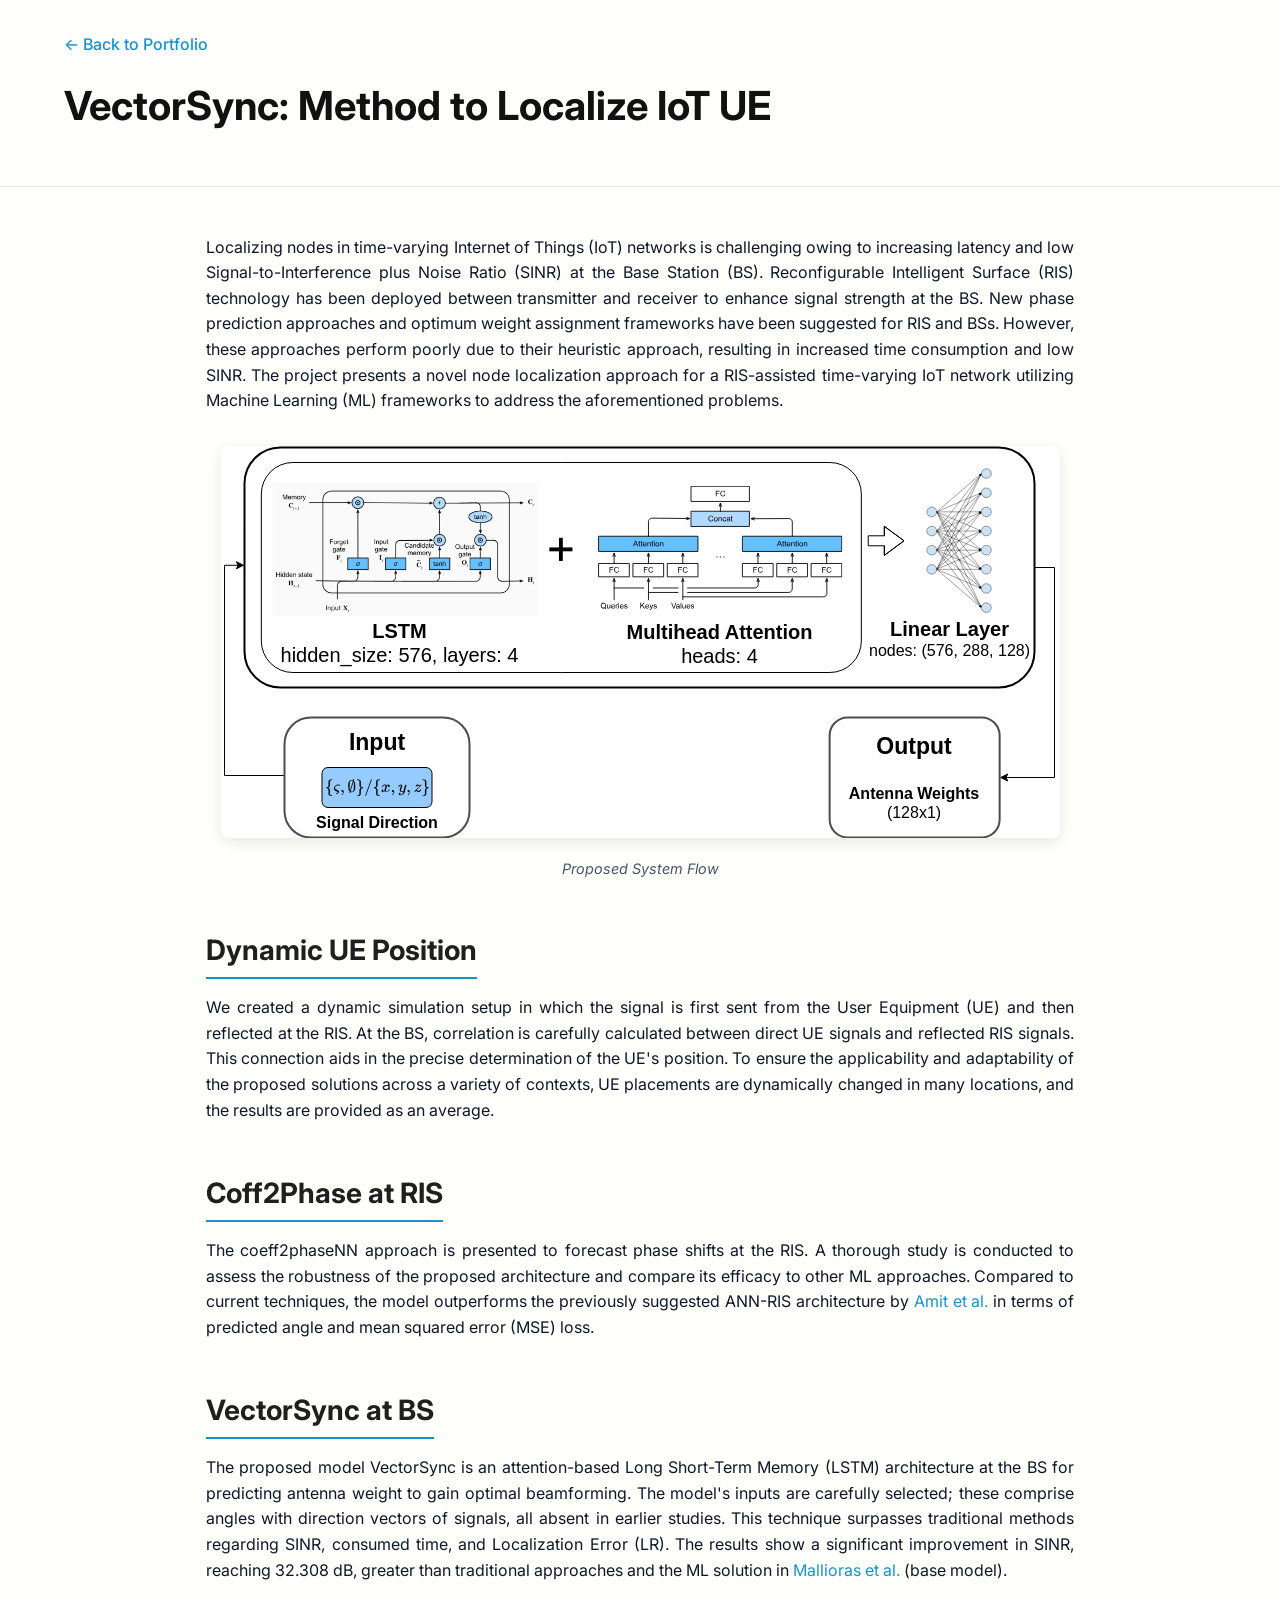
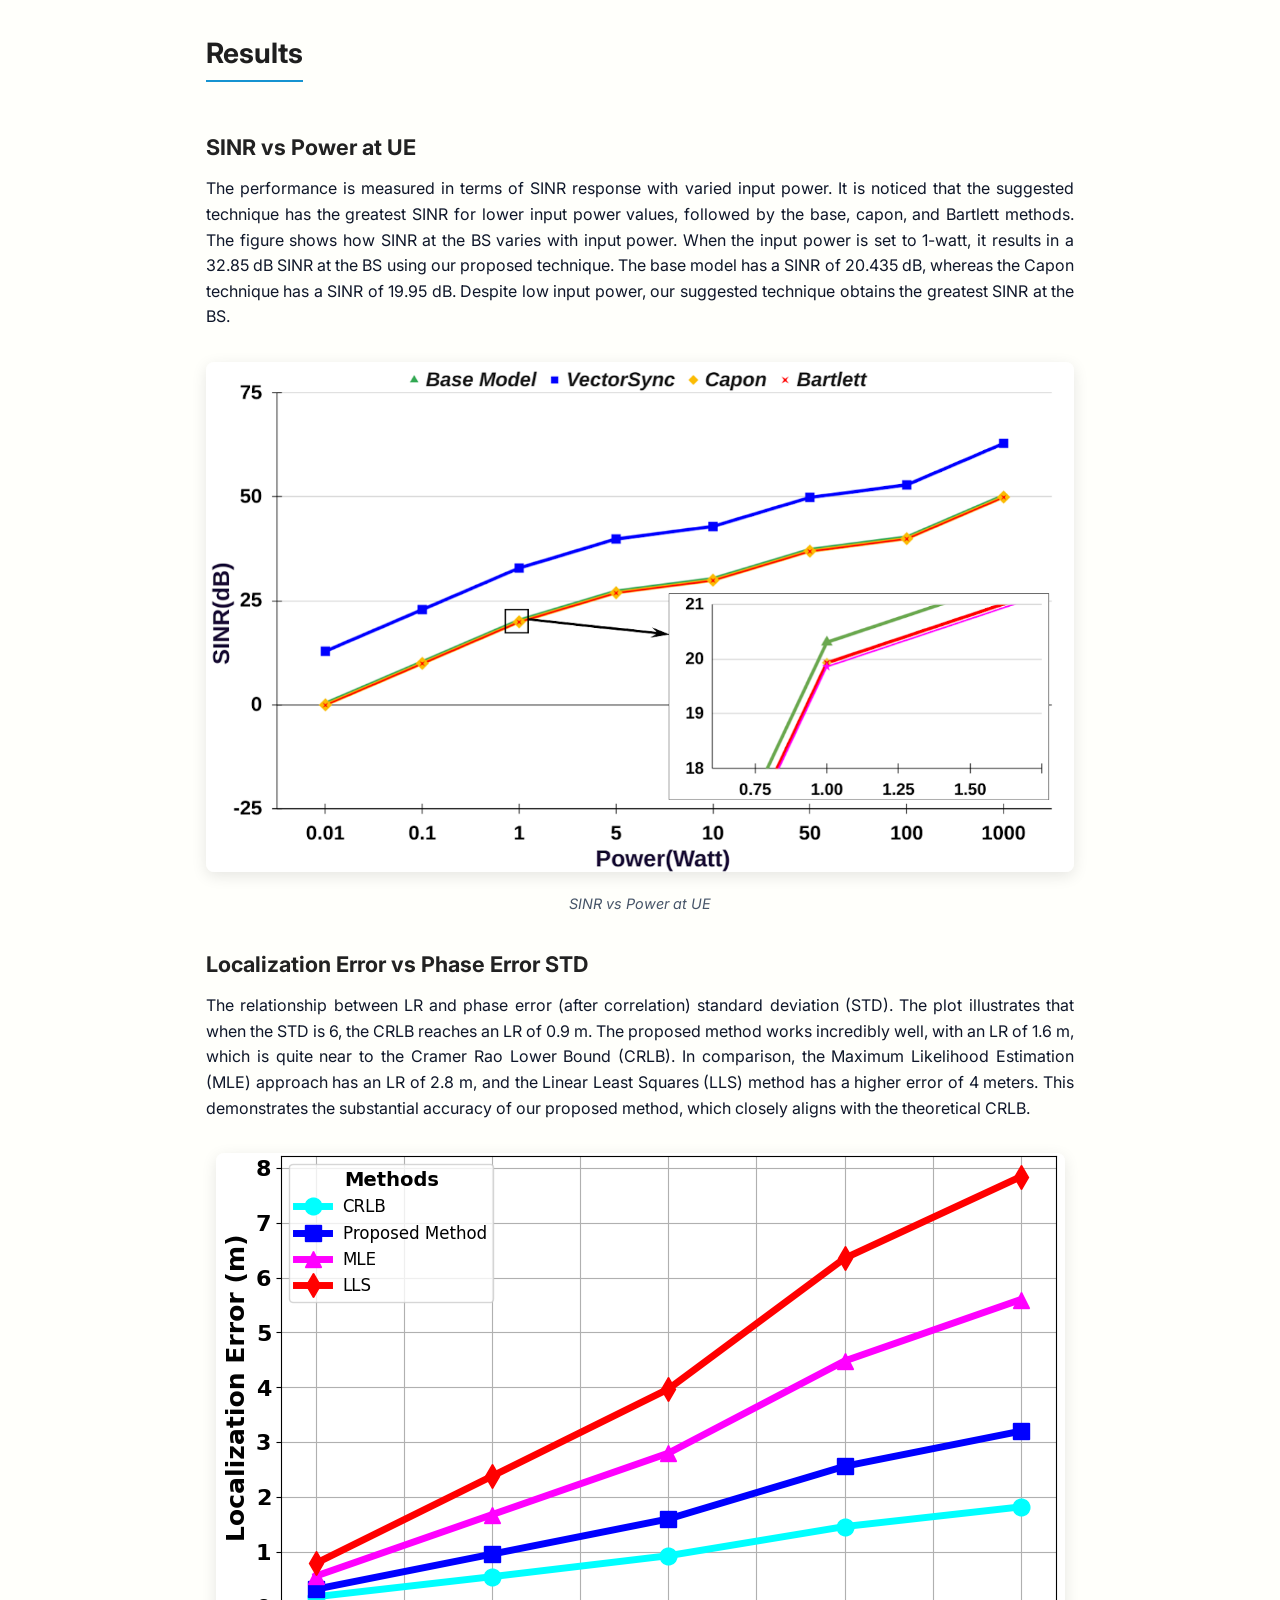
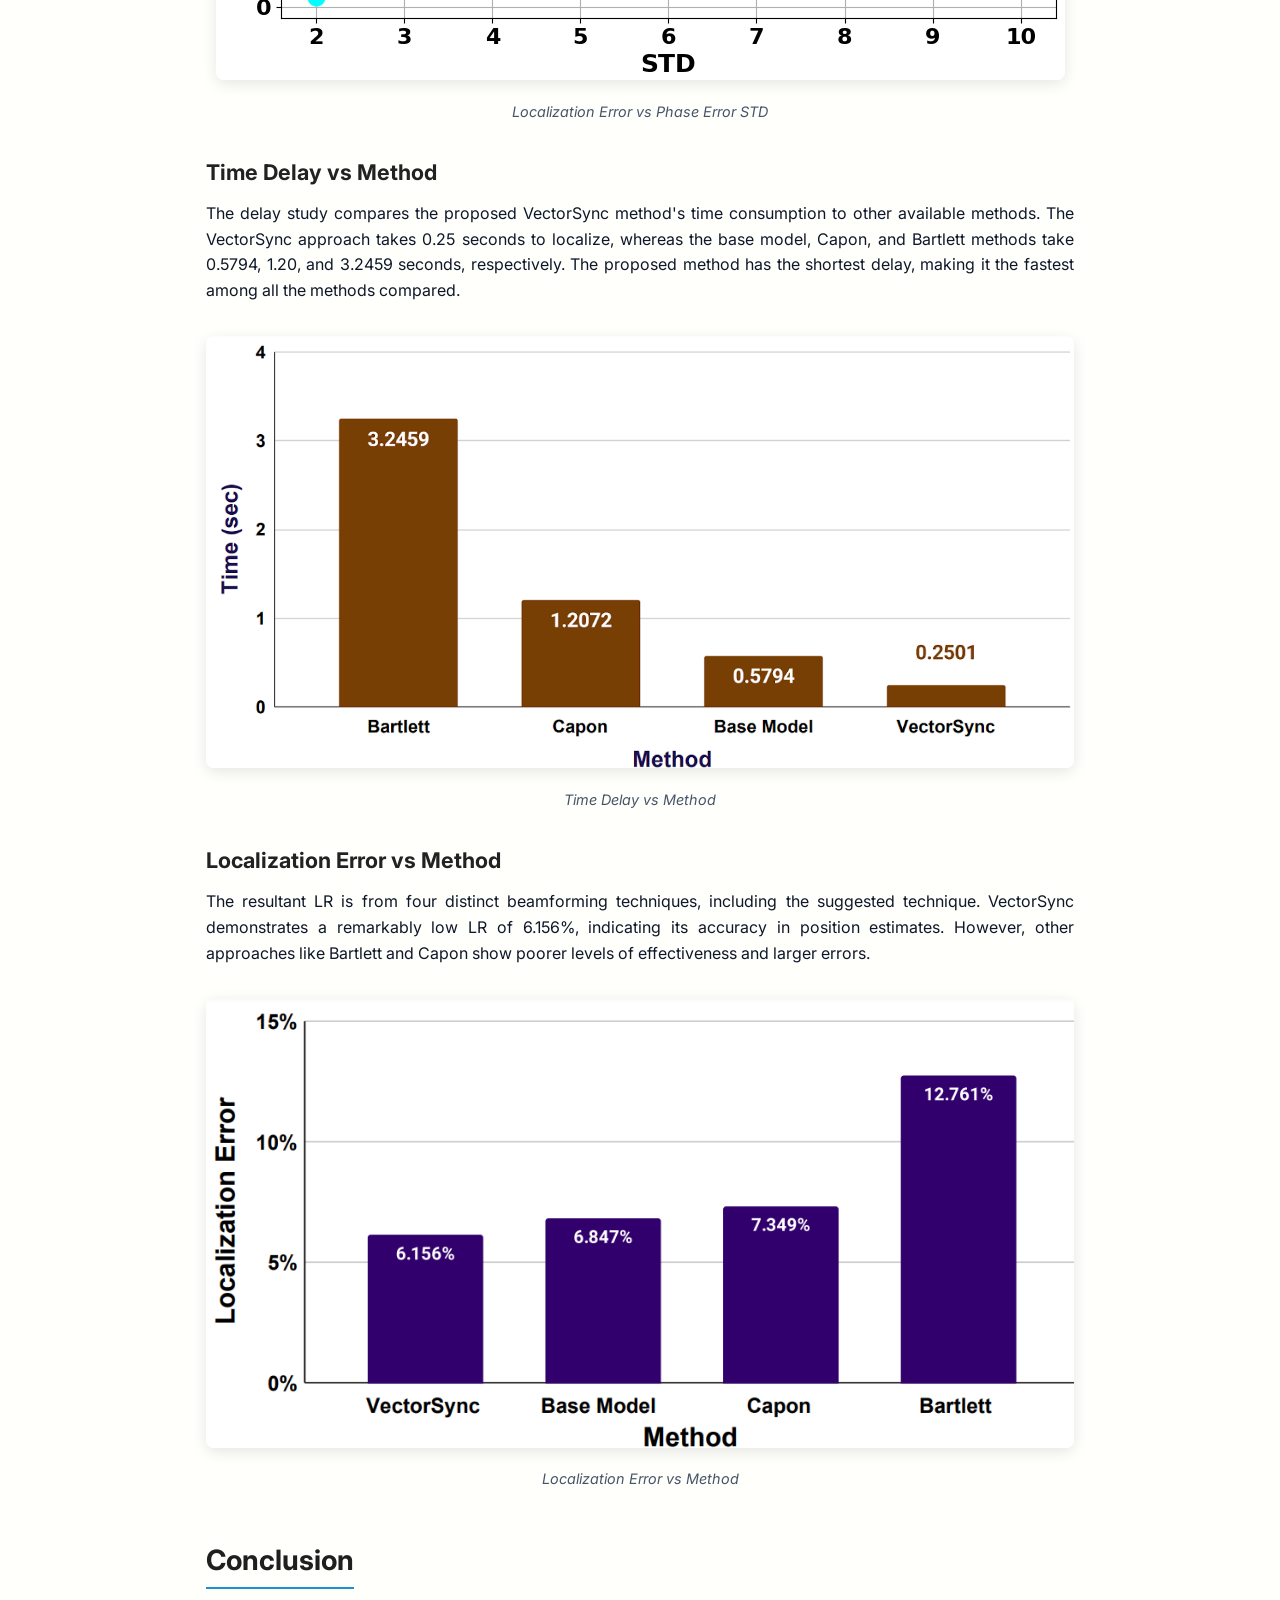
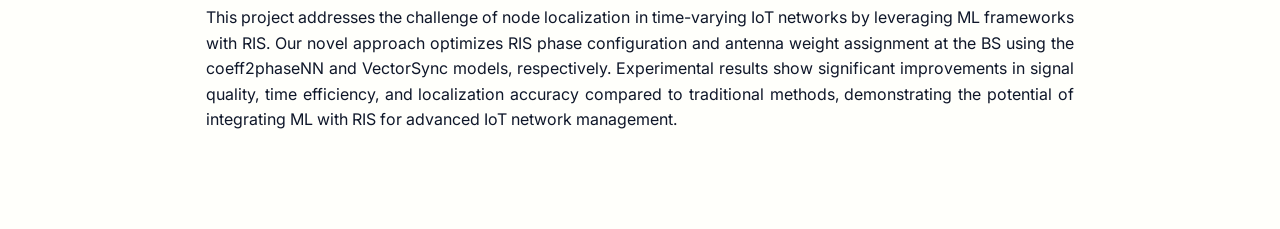
<file: vectorsync.html>
<!DOCTYPE html>
<html lang="en">
<head>
    <meta charset="UTF-8">
    <meta name="viewport" content="width=device-width, initial-scale=1.0">
    <title>VectorSync: Method to Localize IoT UE - Omm Prakash Sahoo</title>
    <!-- Google Fonts -->
    <link href="https://fonts.googleapis.com/css2?family=Inter:wght@300;400;500;600;700&display=swap" rel="stylesheet">
    <link rel="stylesheet" href="style.css">
    <style>
        body {
            font-family: 'Inter', sans-serif;
            background-color: var(--bg-color, #ffffff);
            color: var(--text-primary, #333333);
            line-height: 1.6;
        }
        .project-header {
            padding: 2rem 5%;
            background-color: var(--nav-bg, #ffffff);
            border-bottom: 1px solid rgba(0,0,0,0.1);
        }
        .back-link {
            text-decoration: none;
            color: var(--accent-light, #1793D1);
            font-weight: 500;
            display: inline-block;
            margin-bottom: 1rem;
            transition: color 0.3s;
        }
        .back-link:hover {
            color: var(--accent-color, #0b6fa4);
        }
        .project-title {
            font-size: 2.5rem;
            font-weight: 700;
            margin: 0 0 1rem 0;
            color: var(--text-heading, #111111);
        }
        .container {
            max-width: 900px;
            margin: 0 auto;
            padding: 3rem 1rem;
        }
        .content-section {
            margin-bottom: 3rem;
        }
        .content-section h2 {
            font-size: 1.75rem;
            color: var(--text-heading, #1f1f1f);
            margin-bottom: 1rem;
            border-bottom: 2px solid var(--accent-light, #1793D1);
            display: inline-block;
            padding-bottom: 0.25rem;
        }
        .content-section h3 {
            font-size: 1.35rem;
            color: var(--text-heading, #222222);
            margin-top: 2rem;
            margin-bottom: 0.75rem;
        }
        .content-section p {
            margin-bottom: 1.25rem;
            text-align: justify;
        }
        .content-figure {
            margin: 2rem 0;
            text-align: center;
        }
        .content-figure img {
            max-width: 100%;
            height: auto;
            border-radius: 8px;
            box-shadow: 0 4px 15px rgba(0,0,0,0.1);
        }
        .content-figure figcaption {
            margin-top: 0.75rem;
            font-size: 0.9rem;
            color: var(--text-secondary, #666666);
            font-style: italic;
        }
        a {
            color: var(--accent-light, #1793D1);
            text-decoration: none;
        }
        a:hover {
            text-decoration: underline;
        }
    </style>
</head>
<body>

    <header class="project-header">
        <a href="index.html" class="back-link">&larr; Back to Portfolio</a>
        <h1 class="project-title">VectorSync: Method to Localize IoT UE</h1>
    </header>

    <main class="container">
        
        <section class="content-section">
            <p>Localizing nodes in time-varying Internet of Things (IoT) networks is challenging owing to increasing latency and low Signal-to-Interference plus Noise Ratio (SINR) at the Base Station (BS). Reconfigurable Intelligent Surface (RIS) technology has been deployed between transmitter and receiver to enhance signal strength at the BS. New phase prediction approaches and optimum weight assignment frameworks have been suggested for RIS and BSs. However, these approaches perform poorly due to their heuristic approach, resulting in increased time consumption and low SINR. The project presents a novel node localization approach for a RIS-assisted time-varying IoT network utilizing Machine Learning (ML) frameworks to address the aforementioned problems.</p>
            
            <figure class="content-figure">
                <img src="assets/vectorsync/system_flow.png" alt="Proposed System Flow">
                <figcaption>Proposed System Flow</figcaption>
            </figure>
        </section>

        <section class="content-section">
            <h2>Dynamic UE Position</h2>
            <p>We created a dynamic simulation setup in which the signal is first sent from the User Equipment (UE) and then reflected at the RIS. At the BS, correlation is carefully calculated between direct UE signals and reflected RIS signals. This connection aids in the precise determination of the UE's position. To ensure the applicability and adaptability of the proposed solutions across a variety of contexts, UE placements are dynamically changed in many locations, and the results are provided as an average.</p>
        </section>

        <section class="content-section">
            <h2>Coff2Phase at RIS</h2>
            <p>The coeff2phaseNN approach is presented to forecast phase shifts at the RIS. A thorough study is conducted to assess the robustness of the proposed architecture and compare its efficacy to other ML approaches. Compared to current techniques, the model outperforms the previously suggested ANN-RIS architecture by <a href="https://ieeexplore.ieee.org/abstract/document/10278112" target="_blank">Amit et al.</a> in terms of predicted angle and mean squared error (MSE) loss.</p>
        </section>

        <section class="content-section">
            <h2>VectorSync at BS</h2>
            <p>The proposed model VectorSync is an attention-based Long Short-Term Memory (LSTM) architecture at the BS for predicting antenna weight to gain optimal beamforming. The model's inputs are carefully selected; these comprise angles with direction vectors of signals, all absent in earlier studies. This technique surpasses traditional methods regarding SINR, consumed time, and Localization Error (LR). The results show a significant improvement in SINR, reaching 32.308 dB, greater than traditional approaches and the ML solution in <a href="https://ieeexplore.ieee.org/abstract/document/9858302" target="_blank">Mallioras et al.</a> (base model).</p>
        </section>

        <section class="content-section">
            <h2>Results</h2>
            
            <h3>SINR vs Power at UE</h3>
            <p>The performance is measured in terms of SINR response with varied input power. It is noticed that the suggested technique has the greatest SINR for lower input power values, followed by the base, capon, and Bartlett methods. The figure shows how SINR at the BS varies with input power. When the input power is set to 1-watt, it results in a 32.85 dB SINR at the BS using our proposed technique. The base model has a SINR of 20.435 dB, whereas the Capon technique has a SINR of 19.95 dB. Despite low input power, our suggested technique obtains the greatest SINR at the BS.</p>
            <figure class="content-figure">
                <img src="assets/vectorsync/sinr_vs_power.png" alt="SINR vs Power at UE">
                <figcaption>SINR vs Power at UE</figcaption>
            </figure>

            <h3>Localization Error vs Phase Error STD</h3>
            <p>The relationship between LR and phase error (after correlation) standard deviation (STD). The plot illustrates that when the STD is 6, the CRLB reaches an LR of 0.9 m. The proposed method works incredibly well, with an LR of 1.6 m, which is quite near to the Cramer Rao Lower Bound (CRLB). In comparison, the Maximum Likelihood Estimation (MLE) approach has an LR of 2.8 m, and the Linear Least Squares (LLS) method has a higher error of 4 meters. This demonstrates the substantial accuracy of our proposed method, which closely aligns with the theoretical CRLB.</p>
            <figure class="content-figure">
                <img src="assets/vectorsync/localization_error_vs_phase.png" alt="Localization Error vs Phase Error STD">
                <figcaption>Localization Error vs Phase Error STD</figcaption>
            </figure>

            <h3>Time Delay vs Method</h3>
            <p>The delay study compares the proposed VectorSync method's time consumption to other available methods. The VectorSync approach takes 0.25 seconds to localize, whereas the base model, Capon, and Bartlett methods take 0.5794, 1.20, and 3.2459 seconds, respectively. The proposed method has the shortest delay, making it the fastest among all the methods compared.</p>
            <figure class="content-figure">
                <img src="assets/vectorsync/time_delay.png" alt="Time Delay vs Method">
                <figcaption>Time Delay vs Method</figcaption>
            </figure>

            <h3>Localization Error vs Method</h3>
            <p>The resultant LR is from four distinct beamforming techniques, including the suggested technique. VectorSync demonstrates a remarkably low LR of 6.156%, indicating its accuracy in position estimates. However, other approaches like Bartlett and Capon show poorer levels of effectiveness and larger errors.</p>
            <figure class="content-figure">
                <img src="assets/vectorsync/localization_error.png" alt="Localization Error vs Method">
                <figcaption>Localization Error vs Method</figcaption>
            </figure>
        </section>

        <section class="content-section">
            <h2>Conclusion</h2>
            <p>This project addresses the challenge of node localization in time-varying IoT networks by leveraging ML frameworks with RIS. Our novel approach optimizes RIS phase configuration and antenna weight assignment at the BS using the coeff2phaseNN and VectorSync models, respectively. Experimental results show significant improvements in signal quality, time efficiency, and localization accuracy compared to traditional methods, demonstrating the potential of integrating ML with RIS for advanced IoT network management.</p>
        </section>

    </main>

</body>
</html>
</file>
<file: style.css>
:root {
    /* Color Palette - Formal Light Theme (Slate) */
    --bg-color: #fffffb;
    --bg-surface: #ffffff;
    --bg-surface-hover: #f1f5f9;

    --text-primary: #0f172a;
    --text-secondary: #475569;

    --accent-color: #2563eb;
    --accent-color-hover: #1d4ed8;
    --accent-color-dim: rgba(37, 99, 235, 0.15);

    --border-color: #e2e8f0;

    /* Typography */
    --font-main: 'Inter', system-ui, -apple-system, sans-serif;

    /* Transitions & Shadows */
    --transition-fast: 0.2s ease;
    --transition-smooth: 0.4s cubic-bezier(0.16, 1, 0.3, 1);
    --shadow-subtle: 0 4px 6px -1px rgba(0, 0, 0, 0.1), 0 2px 4px -1px rgba(0, 0, 0, 0.06);
    --shadow-glow: 0 0 20px rgba(37, 99, 235, 0.15);

    /* Component Specific Overrides */
    --nav-bg: rgba(255, 255, 255, 0.85);
    --hero-gradient-start: #1e293b;
    --hero-gradient-end: #475569;
}

[data-theme="dark"] {
    --bg-color: #0f172a;
    --bg-surface: #1e293b;
    --bg-surface-hover: #334155;

    --text-primary: #f8fafc;
    --text-secondary: #94a3b8;

    --accent-color: #3b82f6;
    --accent-color-hover: #60a5fa;
    --accent-color-dim: rgba(59, 130, 246, 0.15);

    --border-color: #334155;

    --shadow-subtle: 0 4px 6px -1px rgba(0, 0, 0, 0.3), 0 2px 4px -1px rgba(0, 0, 0, 0.18);
    --shadow-glow: 0 0 20px rgba(59, 130, 246, 0.15);

    --nav-bg: rgba(15, 23, 42, 0.85);
    --hero-gradient-start: #ffffff;
    --hero-gradient-end: #94a3b8;
}

/* Reset & Base Styles */
* {
    margin: 0;
    padding: 0;
    box-sizing: border-box;
}

html {
    scroll-behavior: smooth;
    overflow-x: hidden;
    scroll-padding-top: 80px;
    /* offset for fixed navbar */
}

body {
    font-family: var(--font-main);
    background-color: var(--bg-color);
    color: var(--text-primary);
    line-height: 1.6;
    font-size: 16px;
    -webkit-font-smoothing: antialiased;
    overflow-x: hidden;
    width: 100%;
}

a {
    color: var(--accent-color);
    text-decoration: none;
    transition: color var(--transition-fast);
}

a:hover {
    color: var(--accent-color-hover);
}

/* Utilities */
.section-spacing {
    padding: 60px 0;
}

.section-container {
    max-width: 1200px;
    margin: 0 auto;
    padding: 0 24px;
    box-sizing: border-box;
    width: 100%;
}

.section-heading {
    font-size: 2rem;
    font-weight: 600;
    color: var(--text-primary);
    margin-bottom: 40px;
    position: relative;
    padding-bottom: 12px;
}

.section-heading::after {
    content: '';
    position: absolute;
    bottom: 0;
    left: 0;
    width: 60px;
    height: 3px;
    background-color: var(--accent-color);
    border-radius: 2px;
}

.fade-in {
    opacity: 0;
    transform: translateY(20px);
    transition: opacity var(--transition-smooth), transform var(--transition-smooth);
}

.fade-in.visible {
    opacity: 1;
    transform: translateY(0);
}

.link {
    font-weight: 500;
    font-size: 0.95rem;
}

.mr-sm {
    margin-right: 8px;
}

.mt-top {
    margin-top: 20px;
}

.m-bottom {
    margin-bottom: 40px;
}

.italic-text {
    font-style: italic;
    color: var(--text-secondary);
}

/* Navigation - Glassmorphism but Subtle */
.navbar {
    position: fixed;
    top: 0;
    width: 100%;
    z-index: 1000;
    backdrop-filter: blur(12px);
    -webkit-backdrop-filter: blur(12px);
    background-color: var(--nav-bg);
    border-bottom: 1px solid var(--border-color);
    transition: all var(--transition-fast);
}

.navbar.scrolled {
    box-shadow: var(--shadow-subtle);
}

.nav-content {
    max-width: 1200px;
    margin: 0 auto;
    padding: 20px 24px;
    display: flex;
    justify-content: space-between;
    align-items: center;
}

.nav-brand {
    font-weight: 700;
    font-size: 1.25rem;
    color: var(--text-primary);
    letter-spacing: 0.5px;
}

.nav-brand:hover {
    color: var(--text-primary);
}

.nav-links {
    list-style: none;
    display: flex;
    gap: 32px;
}

.nav-links a {
    color: var(--text-secondary);
    font-size: 0.95rem;
    font-weight: 500;
}

.nav-links a:hover {
    color: var(--text-primary);
}

.card-links .link,
.timeline-header .link {
    margin-left: 12px;
}

/* --- Academic Hero Section --- */
.hero {
    padding: 120px 0 60px;
    display: flex;
    align-items: center;
}

.hero-container {
    max-width: 1200px;
    margin: 0 auto;
    padding: 0 24px;
    display: flex;
    flex-direction: column;
    gap: 40px;
    align-items: center;
}

@media (min-width: 768px) {
    .hero-container {
        flex-direction: row;
        align-items: center;
        justify-content: space-between;
        gap: 60px;
    }
}

.hero-left {
    flex: 1;
    display: flex;
    flex-direction: column;
    justify-content: center;
}

.hero-right {
    flex-shrink: 0;
}

.profile-img {
    width: 390px;
    height: 390px;
    max-width: 90vw;
    max-height: 90vw;
    object-fit: cover;
    object-position: center top;
    border-radius: 50%;
    border: 4px solid var(--bg-surface);
    box-shadow: 0 10px 25px rgba(0, 0, 0, 0.1);
    transition: transform 0.3s ease, box-shadow 0.3s ease;
}

[data-theme="dark"] .profile-img {
    box-shadow: 0 10px 25px rgba(0, 0, 0, 0.4);
}

.profile-img:hover {
    transform: scale(1.05) translateY(-5px);
    box-shadow: 0 15px 35px rgba(0, 0, 0, 0.2);
    position: relative;
    z-index: 10;
}

.hero-title {
    font-size: 2.2rem;
    font-weight: 500;
    margin-bottom: 25px;
    color: var(--text-primary);
    line-height: 1.2;
}

.hero-bio {
    font-size: 1.05rem;
    line-height: 1.7;
    color: var(--text-secondary);
    margin-bottom: 20px;
}

.contact-item {
    display: flex;
    align-items: center;
    gap: 8px;
    color: var(--text-secondary);
    font-size: 1rem;
    padding: 8px 16px;
    background-color: var(--bg-surface);
    border: 1px solid var(--border-color);
    border-radius: 6px;
    transition: all var(--transition-fast);
}

.contact-item:hover {
    color: var(--text-primary);
    border-color: var(--accent-color);
    transform: translateY(-2px);
    box-shadow: var(--shadow-glow);
}

/* Social Icons */
.social-icons {
    display: flex;
    gap: 16px;
    margin-top: 24px;
}

.social-icons a {
    display: inline-flex;
    align-items: center;
    justify-content: center;
    font-size: 2.2rem;
    transition: transform var(--transition-fast), opacity var(--transition-fast);
}

.social-icons a:hover {
    transform: translateY(-4px);
    opacity: 0.85;
}

.social-icons .linkedin {
    color: #0077b5;
}

.social-icons .github {
    color: #181717;
}

[data-theme="dark"] .social-icons .github {
    color: #ffffff;
}

.social-icons .scholar {
    color: #4285F4;
    /* Google Blue */
}

.social-icons .email {
    color: #ea4335;
}

/* Skills */
.skills-grid {
    display: grid;
    grid-template-columns: repeat(auto-fit, minmax(300px, 1fr));
    gap: 24px;
}

.skill-category {
    background-color: var(--bg-surface);
    border: 1px solid var(--border-color);
    border-radius: 8px;
    padding: 24px;
    transition: transform var(--transition-fast), border-color var(--transition-fast);
}

.skill-category:hover {
    transform: translateY(-4px);
    border-color: var(--text-secondary);
}

.skill-category h3 {
    font-size: 1.15rem;
    font-weight: 600;
    color: var(--text-primary);
    margin-bottom: 12px;
}

.skill-category p {
    color: var(--text-secondary);
    font-size: 0.95rem;
    line-height: 1.7;
}

/* Common Card Style */
.card {
    background-color: var(--bg-surface);
    border: 1px solid var(--border-color);
    border-radius: 8px;
    padding: 32px;
    transition: transform var(--transition-fast), border-color var(--transition-fast);
}

.card:hover {
    border-color: var(--text-secondary);
}

.card-pad {
    background-color: var(--bg-surface);
    border: 1px solid var(--border-color);
    border-radius: 8px;
    padding: 24px 24px 24px 44px;
    /* extra left padding for bullets */
}

/* Experience Timeline */
.timeline {
    position: relative;
    padding-left: 30px;
}

.timeline::before {
    content: '';
    position: absolute;
    left: 0;
    top: 0;
    bottom: 0;
    width: 2px;
    background-color: var(--border-color);
}

.timeline-item {
    position: relative;
    margin-bottom: 48px;
}

.timeline-item:last-child {
    margin-bottom: 0;
}

.timeline-dot {
    position: absolute;
    left: -35px;
    /* 30px padding + 5px radius */
    top: 6px;
    width: 12px;
    height: 12px;
    border-radius: 50%;
    background-color: var(--accent-color);
    border: 2px solid var(--bg-color);
    box-shadow: 0 0 0 4px var(--bg-color);
}

.timeline-header {
    display: flex;
    justify-content: space-between;
    align-items: flex-start;
    margin-bottom: 16px;
    flex-wrap: wrap;
    gap: 12px;
}

.timeline-header h3 {
    font-size: 1.25rem;
    font-weight: 600;
    color: var(--text-primary);
}

.timeline-header h4 {
    font-size: 1rem;
    font-weight: 400;
    color: var(--accent-color);
    margin-top: 4px;
}

.date {
    font-size: 0.9rem;
    color: var(--text-secondary);
    background-color: var(--bg-surface);
    padding: 4px 12px;
    border-radius: 20px;
    border: 1px solid var(--border-color);
    white-space: nowrap;
}

.bullet-list {
    list-style-type: none;
}

.bullet-list li {
    position: relative;
    padding-left: 20px;
    margin-bottom: 12px;
    color: var(--text-secondary);
    font-size: 0.95rem;
}

.bullet-list li::before {
    content: "•";
    position: absolute;
    left: 0;
    color: var(--accent-color);
    font-weight: bold;
}

.bullet-list li:last-child {
    margin-bottom: 0;
}

/* Projects */
.projects-grid {
    display: grid;
    gap: 32px;
}

.project-card {
    background-color: transparent;
    border: none;
    box-shadow: none;
    padding-left: 0;
    padding-right: 0;
    transition: transform var(--transition-fast);
}

.project-card:hover {
    border: none;
    transform: translateY(-4px);
}

.project-card .card-header {
    display: flex;
    justify-content: flex-start;
    align-items: center;
    margin-bottom: 12px;
    flex-wrap: wrap;
    gap: 16px;
}

.project-card h3 {
    font-size: 1.35rem;
}

.project-tagline {
    font-size: 1rem;
    color: var(--text-primary);
    margin-bottom: 24px;
    font-style: italic;
}

.project-subsection {
    margin-top: 24px;
}

.project-subsection h4 {
    font-size: 1.05rem;
    color: var(--text-primary);
    margin-bottom: 12px;
    font-weight: 600;
}

/* Education List */
.card-list {
    display: grid;
    gap: 20px;
}

.card-list .card-header {
    display: flex;
    justify-content: space-between;
    align-items: flex-start;
    margin-bottom: 8px;
    flex-wrap: wrap;
}

.header-left {
    display: flex;
    flex-direction: column;
    gap: 4px;
}

.header-left h3,
.header-left p {
    margin: 0;
}

.card-list h3 {
    font-size: 1.15rem;
}

/* 2 Column Grid for Bottom Section */
.two-col-grid {
    display: grid;
    grid-template-columns: 1fr 1fr;
    gap: 40px;
}

/* 1 Column Grid */
.one-col-grid {
    display: grid;
    grid-template-columns: 1fr;
    gap: 40px;
}

/* Footer */
footer {
    border-top: 1px solid var(--border-color);
    padding: 40px 24px;
    text-align: center;
}

.footer-content p {
    color: var(--text-secondary);
    font-size: 0.9rem;
}

/* Theme Toggle Styling */
.theme-toggle {
    background: none;
    border: none;
    color: var(--text-secondary);
    font-size: 1.15rem;
    cursor: pointer;
    transition: color var(--transition-fast), transform var(--transition-fast);
    padding: 0;
    display: flex;
    align-items: center;
}

.theme-toggle:hover {
    color: var(--accent-color);
    transform: scale(1.1);
}

/* Hamburger Button */
.hamburger {
    display: none;
    flex-direction: column;
    justify-content: center;
    gap: 5px;
    background: none;
    border: none;
    cursor: pointer;
    padding: 4px;
}

.hamburger span {
    display: block;
    width: 22px;
    height: 2px;
    background-color: var(--text-secondary);
    border-radius: 2px;
    transition: all 0.3s ease;
}

.hamburger.open span:nth-child(1) {
    transform: translateY(7px) rotate(45deg);
}

.hamburger.open span:nth-child(2) {
    opacity: 0;
}

.hamburger.open span:nth-child(3) {
    transform: translateY(-7px) rotate(-45deg);
}

/* Mobile Dropdown Menu */
.mobile-menu {
    display: none;
    background-color: var(--bg-surface);
    border-top: 1px solid var(--border-color);
    padding: 0;
    max-height: 0;
    overflow: hidden;
    transition: max-height 0.35s ease, padding 0.3s ease;
}

.mobile-menu.open {
    max-height: 400px;
    padding: 12px 0;
}

.mobile-menu ul {
    list-style: none;
    padding: 0;
    margin: 0;
}

.mobile-menu ul li a {
    display: block;
    padding: 14px 24px;
    color: var(--text-secondary);
    font-size: 1rem;
    font-weight: 500;
    border-bottom: 1px solid var(--border-color);
    transition: color var(--transition-fast), background-color var(--transition-fast);
}

.mobile-menu ul li:last-child a {
    border-bottom: none;
}

.mobile-menu ul li a:hover {
    color: var(--accent-color);
    background-color: var(--bg-surface-hover);
}

/* ====================== RESPONSIVE ====================== */

/* Tablet (max 1024px) */
@media (max-width: 1024px) {
    .section-container {
        max-width: 100%;
        padding: 0 32px;
    }

    .hero-container {
        max-width: 100%;
        padding: 0 32px;
    }

    .profile-img {
        width: 300px;
        height: 300px;
    }
}

/* Mobile (max 768px) */
@media (max-width: 768px) {

    /* Navigation */
    .nav-content {
        padding: 14px 20px;
    }

    .nav-brand {
        font-size: 1rem;
    }

    .nav-links {
        display: none;
    }

    .hamburger {
        display: flex;
    }

    .mobile-menu {
        display: block;
    }

    /* Hero section */
    .hero {
        padding: 130px 0 40px;
    }

    .hero-container {
        flex-direction: column-reverse;
        align-items: center;
        gap: 28px;
        padding: 0 20px;
    }

    .hero-left {
        width: 100%;
    }

    .hero-bio {
        text-align: left;
    }

    .hero-title {
        font-size: 1.8rem;
        text-align: center;
    }

    .profile-img {
        width: 180px;
        height: 180px;
    }

    /* Sections */
    .section-spacing {
        padding: 48px 0;
    }

    .section-container {
        padding: 0 20px;
    }

    .section-heading {
        font-size: 1.5rem;
        margin-bottom: 28px;
    }

    /* Skills */
    .skills-grid {
        grid-template-columns: 1fr;
    }

    /* Timeline */
    .timeline {
        padding-left: 20px;
    }

    .timeline-header {
        flex-direction: column;
        gap: 8px;
    }

    /* Projects */
    .project-card .card-header {
        flex-direction: column;
        align-items: flex-start;
        gap: 8px;
    }

    /* Education */
    .two-col-grid {
        grid-template-columns: 1fr;
    }

    .card-list .card-header {
        flex-direction: column;
        align-items: flex-start;
        gap: 8px;
    }

    .card {
        padding: 20px;
    }

    footer {
        padding: 32px 20px;
    }
}

/* Small phones (max 480px) */
@media (max-width: 480px) {
    .hero-title {
        font-size: 1.5rem;
    }

    .profile-img {
        width: 140px;
        height: 140px;
    }

    .section-heading {
        font-size: 1.3rem;
    }

    .nav-brand {
        font-size: 0.9rem;
    }
}
</file>
